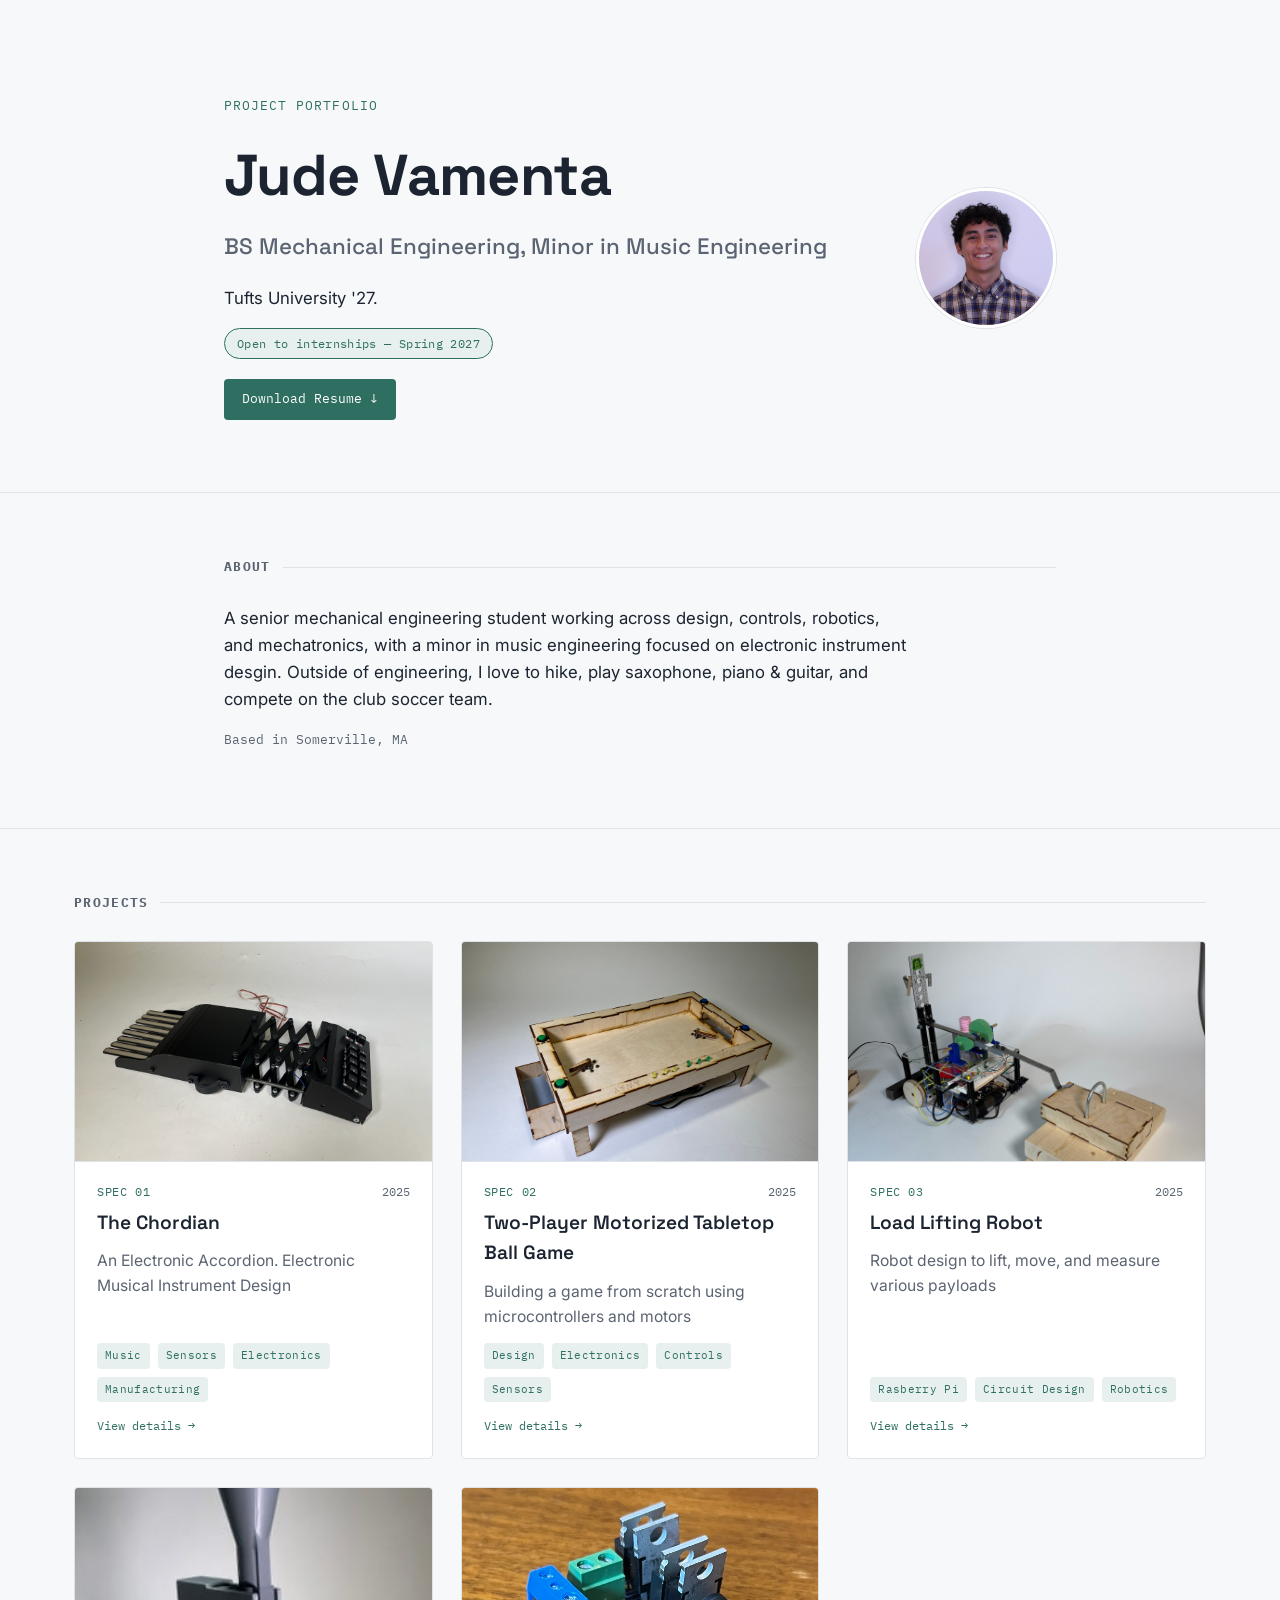
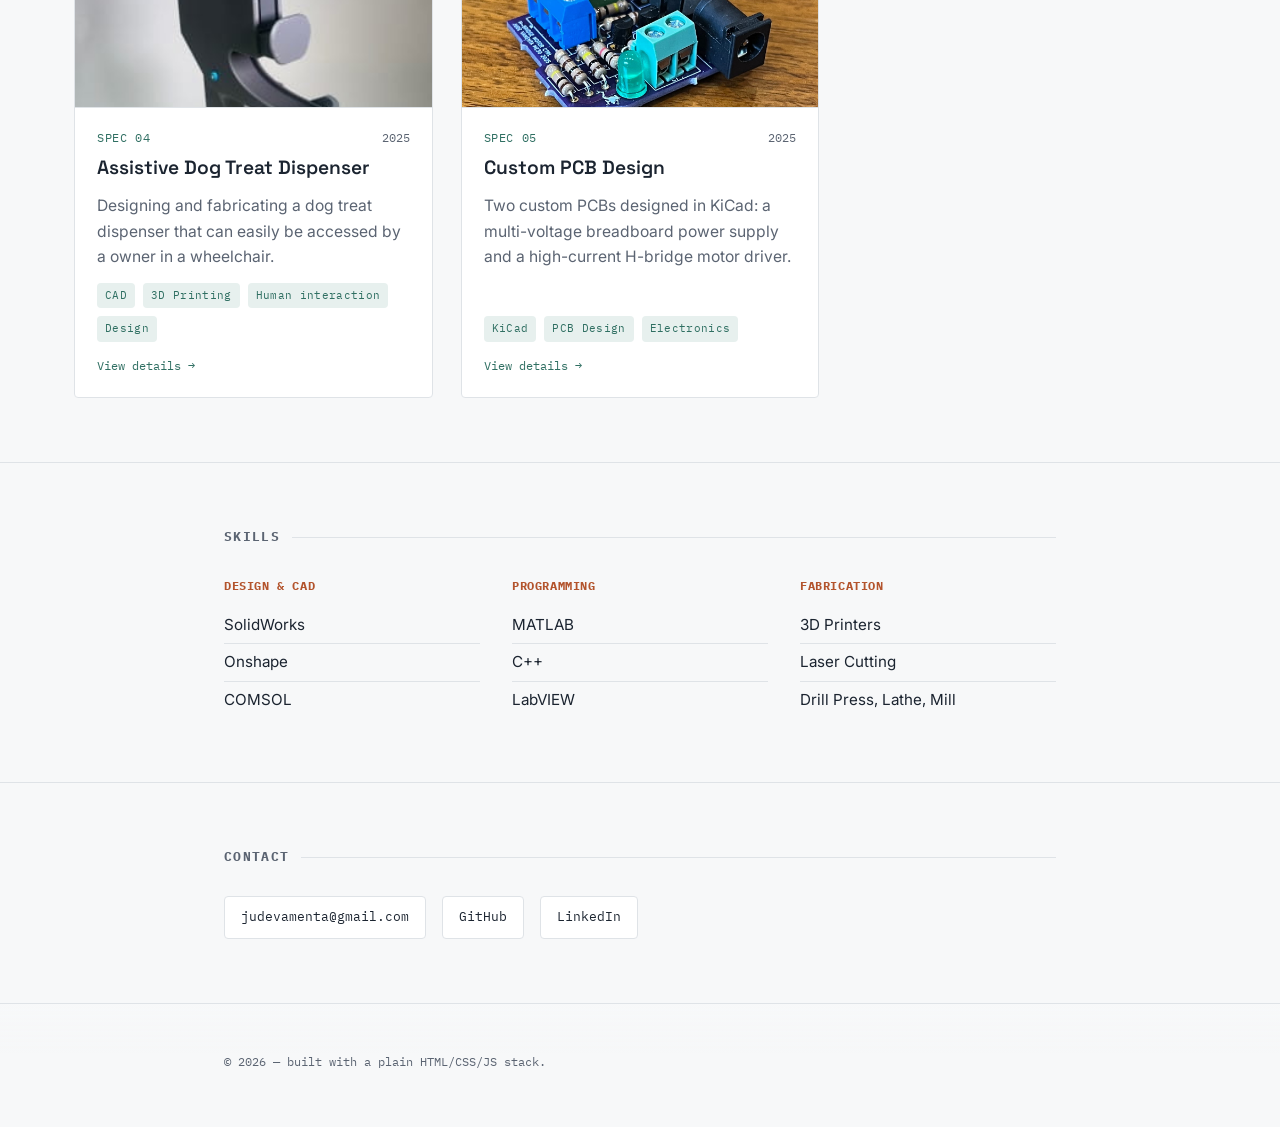
<file: index.html>
<!DOCTYPE html>
<html lang="en">
<head>
  <meta charset="UTF-8" />
  <meta name="viewport" content="width=device-width, initial-scale=1.0" />
  <title>Portfolio</title>

  <!-- Favicon (already set up, no action needed) -->
  <link rel="icon" type="image/svg+xml" href="favicon.svg" />

  <!--
    SEO / link preview tags — EDIT THESE MANUALLY.
    Unlike the rest of the page, this part can't pull from content.js automatically,
    because when your link is shared on LinkedIn/Slack/iMessage, those apps read this
    HTML directly without running any JavaScript. Fill in the content="" values below
    to match what's in content.js.
  -->
  <meta name="description" content="Engineering portfolio showcasing projects, skills, and experience." />
  <meta property="og:type" content="website" />
  <meta property="og:title" content="Your Name — Engineering Portfolio" />
  <meta property="og:description" content="Engineering portfolio showcasing projects, skills, and experience." />
  <meta property="og:image" content="" /> <!-- paste a full image URL here, e.g. yoursite.github.io/preview.jpg -->
  <meta name="twitter:card" content="summary_large_image" />

  <link rel="preconnect" href="https://fonts.googleapis.com">
  <link rel="preconnect" href="https://fonts.gstatic.com" crossorigin>
  <link href="https://fonts.googleapis.com/css2?family=Space+Grotesk:wght@500;600;700&family=Inter:wght@400;500&family=IBM+Plex+Mono:wght@400;500&display=swap" rel="stylesheet">

  <link rel="stylesheet" href="style.css" />
</head>
<body>

  <header class="hero">
    <div class="wrap hero-inner">
      <div class="hero-top">
        <div>
          <p class="eyebrow" id="hero-eyebrow">Engineering Portfolio</p>
          <h1 class="name" id="hero-name">Name</h1>
          <p class="role" id="hero-role">Role</p>
          <p class="tagline" id="hero-tagline">Tagline</p>
          <span class="status-badge" id="hero-status" style="display:none;"></span>
          <div class="hero-actions">
            <a class="resume-btn" id="hero-resume" href="" style="display:none;" target="_blank" rel="noopener noreferrer">Download Resume ↓</a>
          </div>
        </div>
        <img id="hero-photo" class="hero-photo" src="" alt="" style="display:none;" />
      </div>
    </div>
  </header>

  <main>
    <section id="about">
      <div class="wrap">
        <h2 class="section-title">About</h2>
        <p class="about-text" id="about-text"></p>
        <p class="meta-line" id="about-location"></p>
      </div>
    </section>

    <section id="projects">
      <div class="wrap wrap-wide">
        <h2 class="section-title">Projects</h2>
        <div class="projects-list" id="projects-list"></div>
      </div>
    </section>

    <section id="skills">
      <div class="wrap">
        <h2 class="section-title">Skills</h2>
        <div class="skills-grid" id="skills-grid"></div>
      </div>
    </section>

    <section id="contact">
      <div class="wrap">
        <h2 class="section-title">Contact</h2>
        <div class="contact-links" id="contact-links"></div>
      </div>
    </section>
  </main>

  <footer>
    <div class="wrap">
      &copy; <span id="footer-year"></span> — built with a plain HTML/CSS/JS stack.
    </div>
  </footer>

  <script src="content.js"></script>
  <script src="script.js"></script>
</body>
</html>
</file>
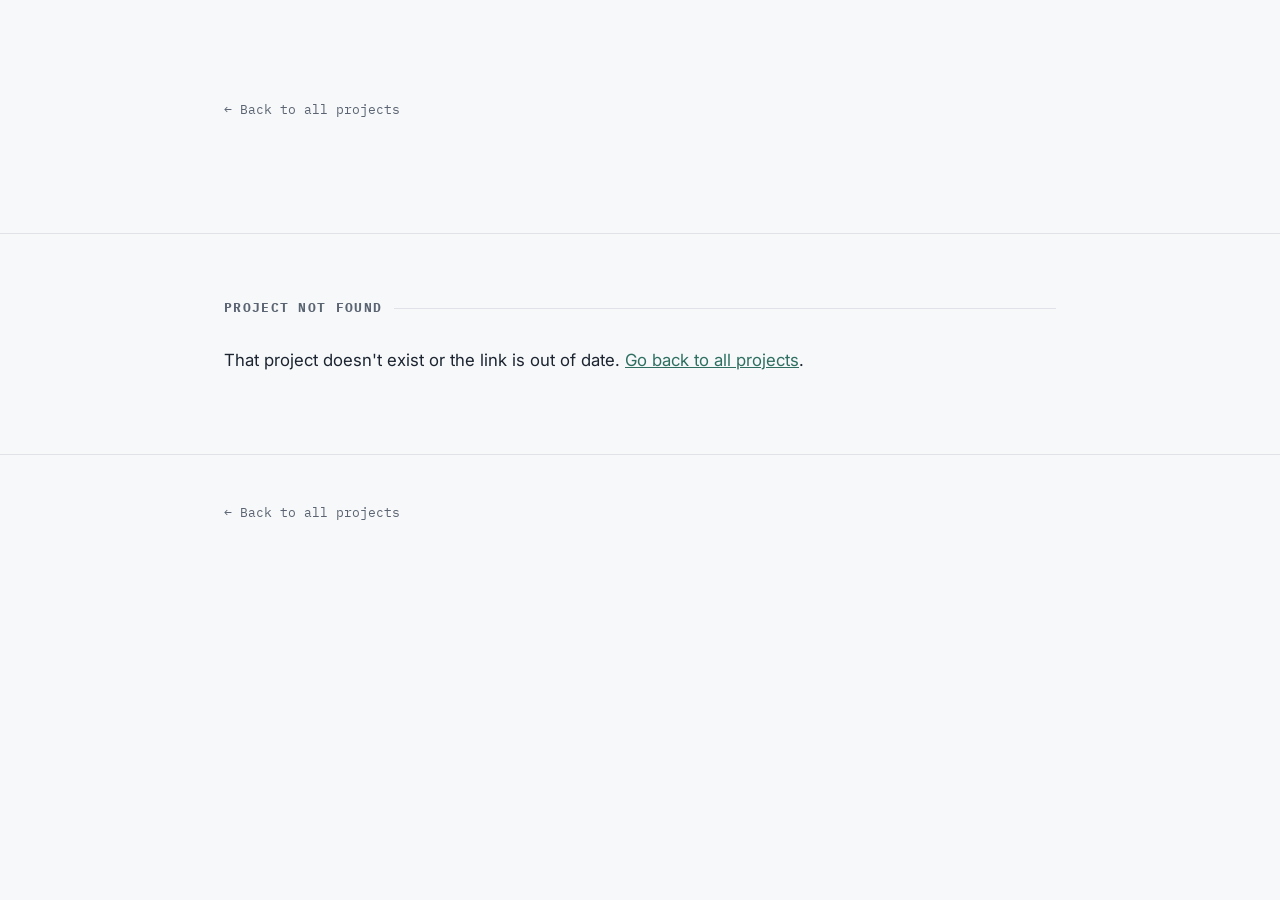
<file: project.html>
<!DOCTYPE html>
<html lang="en">
<head>
  <meta charset="UTF-8" />
  <meta name="viewport" content="width=device-width, initial-scale=1.0" />
  <title>Project</title>

  <link rel="icon" type="image/svg+xml" href="favicon.svg" />
  <meta name="description" content="Project detail page from an engineering portfolio." />

  <link rel="preconnect" href="https://fonts.googleapis.com">
  <link rel="preconnect" href="https://fonts.gstatic.com" crossorigin>
  <link href="https://fonts.googleapis.com/css2?family=Space+Grotesk:wght@500;600;700&family=Inter:wght@400;500&family=IBM+Plex+Mono:wght@400;500&display=swap" rel="stylesheet">

  <link rel="stylesheet" href="style.css" />
</head>
<body>

  <header class="hero project-hero">
    <div class="wrap hero-inner">
      <a class="back-link" href="index.html">&larr; Back to all projects</a>
      <p class="eyebrow" id="project-code"></p>
      <h1 class="name" id="project-title" style="font-size: clamp(2rem, 5vw, 3rem);"></h1>
      <p class="role" id="project-year"></p>
      <div class="stack-tags" id="project-stack" style="margin-top: 16px;"></div>
    </div>
  </header>

  <main>
    <section id="project-overview">
      <div class="wrap">
        <h2 class="section-title" id="overview-title">Overview</h2>
        <p class="about-text" id="detail-overview"></p>
      </div>
    </section>

    <section id="image-slot-0" class="image-slot" style="display:none;">
      <div class="wrap image-gallery" id="images-after-overview"></div>
    </section>

    <section id="project-approach">
      <div class="wrap">
        <h2 class="section-title" id="approach-title">Approach</h2>
        <p class="about-text" id="detail-approach"></p>
      </div>
    </section>

    <section id="image-slot-1" class="image-slot" style="display:none;">
      <div class="wrap image-gallery" id="images-after-approach"></div>
    </section>

    <section id="project-outcome">
      <div class="wrap">
        <h2 class="section-title" id="outcome-title">Outcome</h2>
        <p class="about-text" id="detail-outcome"></p>
      </div>
    </section>

    <section id="image-slot-2" class="image-slot" style="display:none;">
      <div class="wrap image-gallery" id="images-after-outcome"></div>
    </section>

    <section id="project-video" style="display:none;">
      <div class="wrap">
        <h2 class="section-title">Video</h2>
        <div id="detail-videos"></div>
      </div>
    </section>

    <section id="project-images" style="display:none;">
      <div class="wrap">
        <h2 class="section-title">Gallery</h2>
        <div class="image-gallery" id="detail-images"></div>
      </div>
    </section>

    <section id="project-external" style="display:none;">
      <div class="wrap">
        <h2 class="section-title">Link</h2>
        <div class="contact-links" id="detail-external"></div>
      </div>
    </section>
  </main>

  <footer>
    <div class="wrap">
      <a class="back-link" href="index.html">&larr; Back to all projects</a>
    </div>
  </footer>

  <script src="content.js"></script>
  <script src="project.js"></script>
</body>
</html>
</file>
<file: style.css>
/* ===========================================================
   DESIGN TOKENS — change these to re-theme the whole site
   =========================================================== */
:root {
  /* Palette */
  --bg: #F7F8F9;          /* page background — cool, light grey-white */
  --surface: #FFFFFF;      /* card / panel background */
  --ink: #1B2430;          /* primary text — deep slate, not pure black */
  --muted: #5B6472;        /* secondary text */
  --line: #DFE3E7;         /* hairline borders / grid */
  --accent: #2F6F62;       /* deep teal — primary accent */
  --accent-soft: #E7F0EE;  /* pale teal for backgrounds/tags */
  --accent-warm: #B3542D;  /* copper — used sparingly for emphasis */

  /* Blueprint grid pattern (hero / footer / projects backgrounds) */
  --grid-color: #cfe9e5;   /* line color — make bluer/darker by adjusting this */
  --grid-thickness: 0.4px; /* line thickness — try 1.5px or 2px for thicker lines */
  --grid-size: 24px;       /* spacing between lines */

  /* Type */
  --font-display: 'Space Grotesk', 'Arial Narrow', sans-serif;
  --font-body: 'Inter', -apple-system, sans-serif;
  --font-mono: 'IBM Plex Mono', 'Courier New', monospace;

  /* Layout */
  --maxw: 880px;
  --maxw-wide: 1180px; /* used for the projects grid so cards have more room */
  --radius: 4px;
}

* { box-sizing: border-box; }

html { scroll-behavior: smooth; }

body {
  margin: 0;
  background: var(--bg);
  color: var(--ink);
  font-family: var(--font-body);
  line-height: 1.6;
  -webkit-font-smoothing: antialiased;
}

a { color: var(--accent); }
a:focus-visible, button:focus-visible { outline: 2px solid var(--accent); outline-offset: 3px; }

.wrap {
  max-width: var(--maxw);
  margin: 0 auto;
  padding: 0 24px;
}

.wrap-wide { max-width: var(--maxw-wide); }

/* ---------- Blueprint grid backdrop (signature element) ---------- */
.hero {
  position: relative;
  padding: 96px 0 72px;
  background-image:
    linear-gradient(var(--grid-color) var(--grid-thickness), transparent var(--grid-thickness)),
    linear-gradient(90deg, var(--grid-color) var(--grid-thickness), transparent var(--grid-thickness));
  background-size: var(--grid-size) var(--grid-size);
  background-position: center top;
  border-bottom: 1px solid var(--line);
  overflow: hidden;
}

.hero::after {
  content: "";
  position: absolute;
  inset: 0;
  background: linear-gradient(180deg, transparent 60%, var(--bg) 100%);
  pointer-events: none;
}

.hero-inner { position: relative; z-index: 1; }

.hero-top {
  display: flex;
  align-items: center;
  justify-content: space-between;
  gap: 32px;
  flex-wrap: wrap-reverse;
}

.hero-photo {
  width: 140px;
  height: 140px;
  border-radius: 50%;
  object-fit: cover;
  border: 3px solid var(--surface);
  box-shadow: 0 0 0 1px var(--line);
  flex-shrink: 0;
}

@media (max-width: 600px) {
  .hero-photo { width: 100px; height: 100px; }
}

.eyebrow {
  font-family: var(--font-mono);
  font-size: 13px;
  letter-spacing: 0.08em;
  text-transform: uppercase;
  color: var(--accent);
  margin: 0 0 12px;
}

h1.name {
  font-family: var(--font-display);
  font-size: clamp(2.4rem, 6vw, 3.6rem);
  font-weight: 700;
  margin: 0 0 8px;
  letter-spacing: -0.01em;
}

.role {
  font-family: var(--font-display);
  font-size: clamp(1.1rem, 2.5vw, 1.4rem);
  color: var(--muted);
  margin: 0 0 20px;
  font-weight: 500;
}

.tagline {
  font-size: 1.05rem;
  max-width: 52ch;
  color: var(--ink);
  margin: 0;
}

.status-badge {
  display: inline-block;
  margin-top: 16px;
  font-family: var(--font-mono);
  font-size: 12px;
  letter-spacing: 0.03em;
  color: var(--accent);
  background: var(--accent-soft);
  border: 1px solid var(--accent);
  padding: 5px 12px;
  border-radius: 100px;
}

.hero-actions { margin-top: 20px; }

.resume-btn {
  display: inline-block;
  font-family: var(--font-mono);
  font-size: 13px;
  text-decoration: none;
  color: var(--surface);
  background: var(--accent);
  padding: 10px 18px;
  border-radius: var(--radius);
  transition: background-color 0.15s ease;
}

.resume-btn:hover { background: var(--ink); }

/* ---------- Section scaffolding ---------- */
section { padding: 64px 0; }
section + section { border-top: 1px solid var(--line); }

h2.section-title {
  font-family: var(--font-mono);
  font-size: 13px;
  letter-spacing: 0.1em;
  text-transform: uppercase;
  color: var(--muted);
  margin: 0 0 28px;
  display: flex;
  align-items: center;
  gap: 12px;
}

h2.section-title::after {
  content: "";
  flex: 1;
  height: 1px;
  background: var(--line);
}

.about-text {
  font-size: 1.05rem;
  max-width: 62ch;
  color: var(--ink);
}

.about-text p { margin: 0 0 14px; }
.about-text p:last-child { margin-bottom: 0; }

.about-text ul {
  margin: 0 0 14px;
  padding-left: 20px;
}
.about-text ul:last-child { margin-bottom: 0; }

.about-text li {
  margin-bottom: 8px;
  padding-left: 4px;
}

.meta-line {
  font-family: var(--font-mono);
  font-size: 13px;
  color: var(--muted);
  margin-top: 16px;
}

/* ---------- Projects ---------- */
#projects {
  position: relative;
  background-image:
    linear-gradient(var(--grid-color) var(--grid-thickness), transparent var(--grid-thickness)),
    linear-gradient(90deg, var(--grid-color) var(--grid-thickness), transparent var(--grid-thickness));
  background-size: var(--grid-size) var(--grid-size);
  background-position: center top;
}

#projects .wrap { position: relative; z-index: 1; }
.projects-list {
  display: grid;
  grid-template-columns: repeat(auto-fill, minmax(280px, 1fr));
  gap: 28px;
}

.project-card {
  background: var(--surface);
  border: 1px solid var(--line);
  border-radius: var(--radius);
  overflow: hidden;
  display: flex;
  flex-direction: column;
  transition: transform 0.18s ease, box-shadow 0.18s ease, border-color 0.18s ease;
}

.project-card:hover {
  transform: translateY(-3px);
  border-color: var(--accent);
  box-shadow: 0 12px 28px rgba(27, 36, 48, 0.12);
}

.project-thumb {
  width: 100%;
  height: 220px;
  object-fit: cover;
  display: block;
  border-bottom: 1px solid var(--line);
}

.project-body {
  padding: 20px 22px 22px;
  display: flex;
  flex-direction: column;
  flex: 1;
}

.project-code {
  font-family: var(--font-mono);
  font-size: 12px;
  color: var(--accent);
  letter-spacing: 0.05em;
}

.project-title-row {
  display: flex;
  align-items: baseline;
  justify-content: space-between;
  gap: 12px;
  flex-wrap: wrap;
}

.project-title {
  font-family: var(--font-display);
  font-size: 1.2rem;
  font-weight: 600;
  margin: 6px 0 0;
}

.project-year {
  font-family: var(--font-mono);
  font-size: 12px;
  color: var(--muted);
}

.project-summary {
  margin: 10px 0 14px;
  color: var(--muted);
  font-size: 0.98rem;
  flex: 1;
}

.stack-tags { display: flex; flex-wrap: wrap; gap: 8px; margin-top: auto; }

.tag {
  font-family: var(--font-mono);
  font-size: 11px;
  letter-spacing: 0.03em;
  color: var(--accent);
  background: var(--accent-soft);
  padding: 4px 8px;
  border-radius: var(--radius);
}

.project-link {
  display: inline-block;
  margin-top: 14px;
  font-family: var(--font-mono);
  font-size: 12px;
  text-decoration: none;
  border-bottom: 1px solid var(--accent);
}

.read-more {
  display: inline-block;
  margin-top: 14px;
  font-family: var(--font-mono);
  font-size: 12px;
  color: var(--accent);
}

/* ---------- Project detail page ---------- */
.back-link {
  display: inline-block;
  font-family: var(--font-mono);
  font-size: 13px;
  text-decoration: none;
  color: var(--muted);
  margin-bottom: 20px;
}
.back-link:hover { color: var(--accent); }

.image-gallery {
  display: grid;
  grid-template-columns: repeat(auto-fit, minmax(240px, 1fr));
  gap: 16px;
}
.image-gallery img {
  width: 100%;
  height: 240px;
  object-fit: contain;
  border-radius: var(--radius);
  border: 1px solid var(--line);
  display: block;
}

.image-slot { padding: 0 0 64px; }
.image-slot .image-gallery img { height: 220px; }
section.image-slot + section { border-top: none; }

#detail-videos {
  display: flex;
  flex-direction: column;
  gap: 20px;
}

.video-wrapper {
  position: relative;
  width: 100%;
  aspect-ratio: 16 / 9;
  border-radius: var(--radius);
  overflow: hidden;
  border: 1px solid var(--line);
  background: var(--ink);
}

.video-wrapper iframe,
.video-wrapper video {
  position: absolute;
  top: 0; left: 0;
  width: 100%;
  height: 100%;
  border: none;
}

/* ---------- Skills ---------- */
.skills-grid {
  display: grid;
  grid-template-columns: repeat(auto-fit, minmax(200px, 1fr));
  gap: 32px;
}

.skill-group h3 {
  font-family: var(--font-mono);
  font-size: 12px;
  letter-spacing: 0.05em;
  text-transform: uppercase;
  color: var(--accent-warm);
  margin: 0 0 12px;
}

.skill-group ul { list-style: none; padding: 0; margin: 0; }
.skill-group li {
  padding: 6px 0;
  border-bottom: 1px solid var(--line);
  font-size: 0.95rem;
}
.skill-group li:last-child { border-bottom: none; }

/* ---------- Contact ---------- */
.contact-links {
  display: flex;
  flex-wrap: wrap;
  gap: 16px;
  margin-top: 20px;
}

.contact-links a {
  font-family: var(--font-mono);
  font-size: 13px;
  text-decoration: none;
  border: 1px solid var(--line);
  padding: 10px 16px;
  border-radius: var(--radius);
  color: var(--ink);
  background: var(--surface);
  transition: border-color 0.15s ease, color 0.15s ease;
}

.contact-links a:hover {
  border-color: var(--accent);
  color: var(--accent);
}

footer {
  position: relative;
  padding: 48px 0 56px;
  font-family: var(--font-mono);
  font-size: 12px;
  color: var(--muted);
  background-image:
    linear-gradient(var(--grid-color) var(--grid-thickness), transparent var(--grid-thickness)),
    linear-gradient(90deg, var(--grid-color) var(--grid-thickness), transparent var(--grid-thickness));
  background-size: var(--grid-size) var(--grid-size);
  background-position: center bottom;
  border-top: 1px solid var(--line);
  overflow: hidden;
}

footer::before {
  content: "";
  position: absolute;
  inset: 0;
  background: linear-gradient(0deg, transparent 60%, var(--bg) 100%);
  pointer-events: none;
}

footer .wrap { position: relative; z-index: 1; }

/* ---------- Motion (respects reduced-motion) ---------- */
@media (prefers-reduced-motion: no-preference) {
  .fade-in {
    opacity: 0;
    transform: translateY(8px);
    animation: fadeIn 0.6s ease forwards;
  }
  @keyframes fadeIn {
    to { opacity: 1; transform: translateY(0); }
  }
}

/* ---------- Responsive ---------- */
@media (max-width: 600px) {
  .hero { padding: 64px 0 48px; }
  section { padding: 48px 0; }
  .projects-list { grid-template-columns: 1fr; }
  .project-thumb { height: 180px; }
}
</file>
